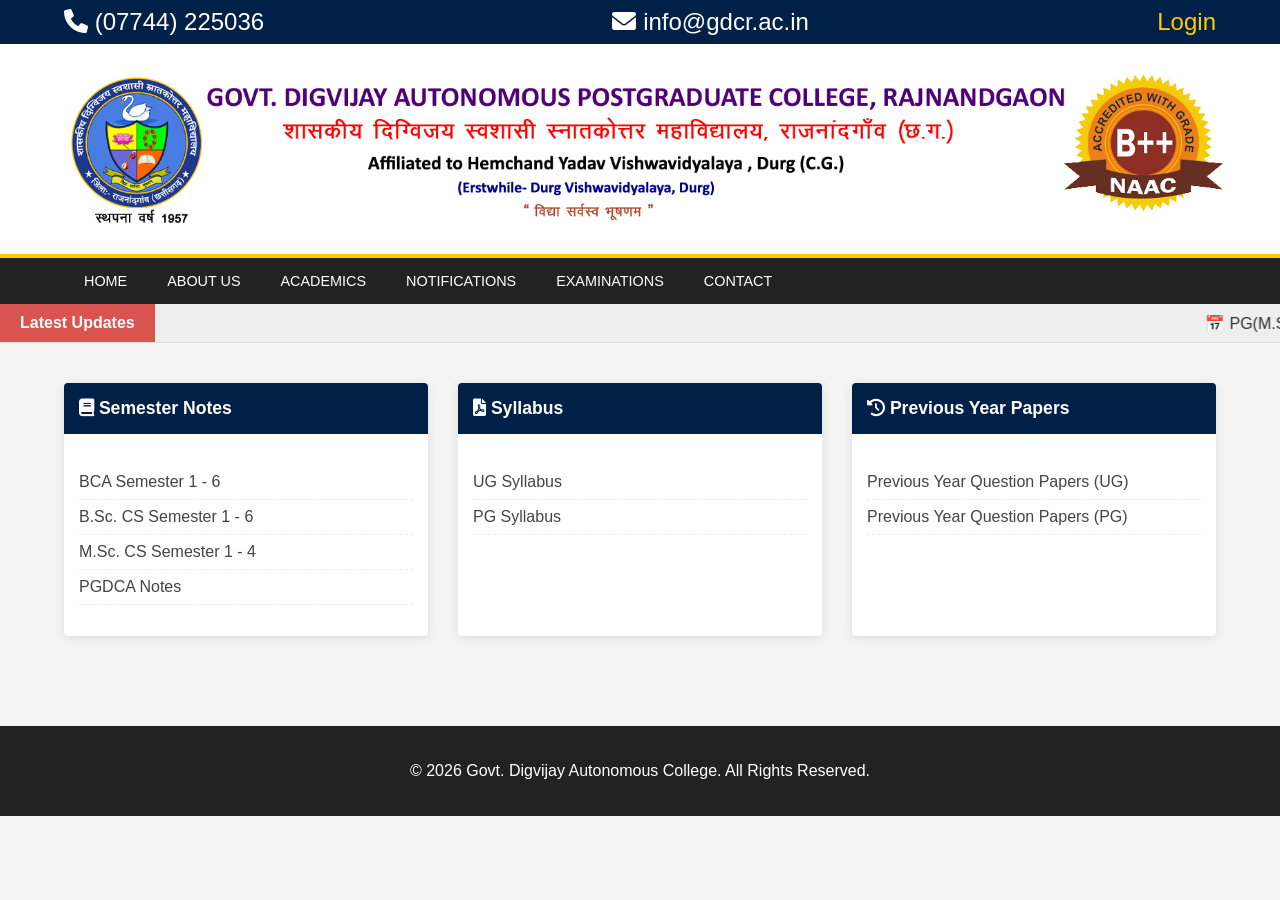
<file: index.html>
<!DOCTYPE html>
<html lang="en">
<head>
    <meta charset="UTF-8">
    <meta name="viewport" content="width=device-width, initial-scale=1.0">
    <title>CS Hub | Govt. Digvijay College Clone</title>
    <link rel="stylesheet" href="css/style.css">
    <link rel="stylesheet" href="https://cdnjs.cloudflare.com/ajax/libs/font-awesome/6.0.0/css/all.min.css">
</head>
<body>

<div class="top-bar">
    <div class="container">
        <span><i class="fas fa-phone"></i> (07744) 225036</span>
        <span><i class="fas fa-envelope"></i> info@gdcr.ac.in</span>
        <div class="top-links">
            <a href="login.html" target="_blank" >Login</a>
        </div>
    </div>
</div>

<header>
    <div class="container header-content">
        <div class="logo">
            <img src="logo12.png" alt="College Logo">
            <div class="logo-text">
                
            </div>
        </div>
    </div>
</header>

<nav>
    <div class="container">
        <ul>
            <li><a href="index.html">Home</a></li>
            <li><a href="about_us.html" target="_blank">ABOUT US</a></li>
            <li><a href="academics.html" target="_blank">ACADEMICS</a></li>
            <li><a href="notifications.html" target="_blank">Notifications</a></li>
            <li><a href="#">Examinations</a></li>
            <li><a href="contact.html" target="_blank">CONTACT</a></li>
        </ul>
    </div>
</nav>

<div class="news-ticker">
    <div class="ticker-label">Latest Updates</div>
    <marquee behavior="scroll" direction="left">
         📅 PG(M.Sc CS) final-sem exams start from May 4th. | 📝 PG internal exam starts from Apr 15th. | 🔥 BCA 6th Sem Result Declared!
    </marquee>
</div>

<main class="container">
    <section class="resource-grid">
        <div class="card">
            <div class="card-header"><i class="fas fa-book"></i> Semester Notes</div>
            <div class="card-body">
                <ul>
                    <li><a href="#">BCA Semester 1 - 6</a></li>
                    <li><a href="#">B.Sc. CS Semester 1 - 6</a></li>
                    <li><a href="#">M.Sc. CS Semester 1 - 4</a></li>
                    <li><a href="#">PGDCA Notes</a></li>
                </ul>
            </div>
        </div>

        <div class="card">
            <div class="card-header"><i class="fas fa-file-pdf"></i> Syllabus</div>
            <div class="card-body">
                <ul>
                    <li><a href="ug_syllabus.html" target="_blank">UG Syllabus </a></li>
                    <li><a href="pg_syllabus.html" target="_blank">PG Syllabus</a></li>
                </ul>
            </div>
        </div>

        <div class="card">
            <div class="card-header"><i class="fas fa-history"></i> Previous Year Papers</div>
            <div class="card-body">
                <ul>
                    <li><a href="pyqs_ug.html" target="_blank">Previous Year Question Papers (UG)</a></li>
                    <li><a href="pyqs_pg.html" target="_blank">Previous Year Question Papers (PG)</a></li>
                </ul>
            </div>
        </div>
    </section>
</main>

<footer>
    <p>&copy; 2026 Govt. Digvijay Autonomous College. All Rights Reserved.</p>
</footer>

</body>
</html>
</file>
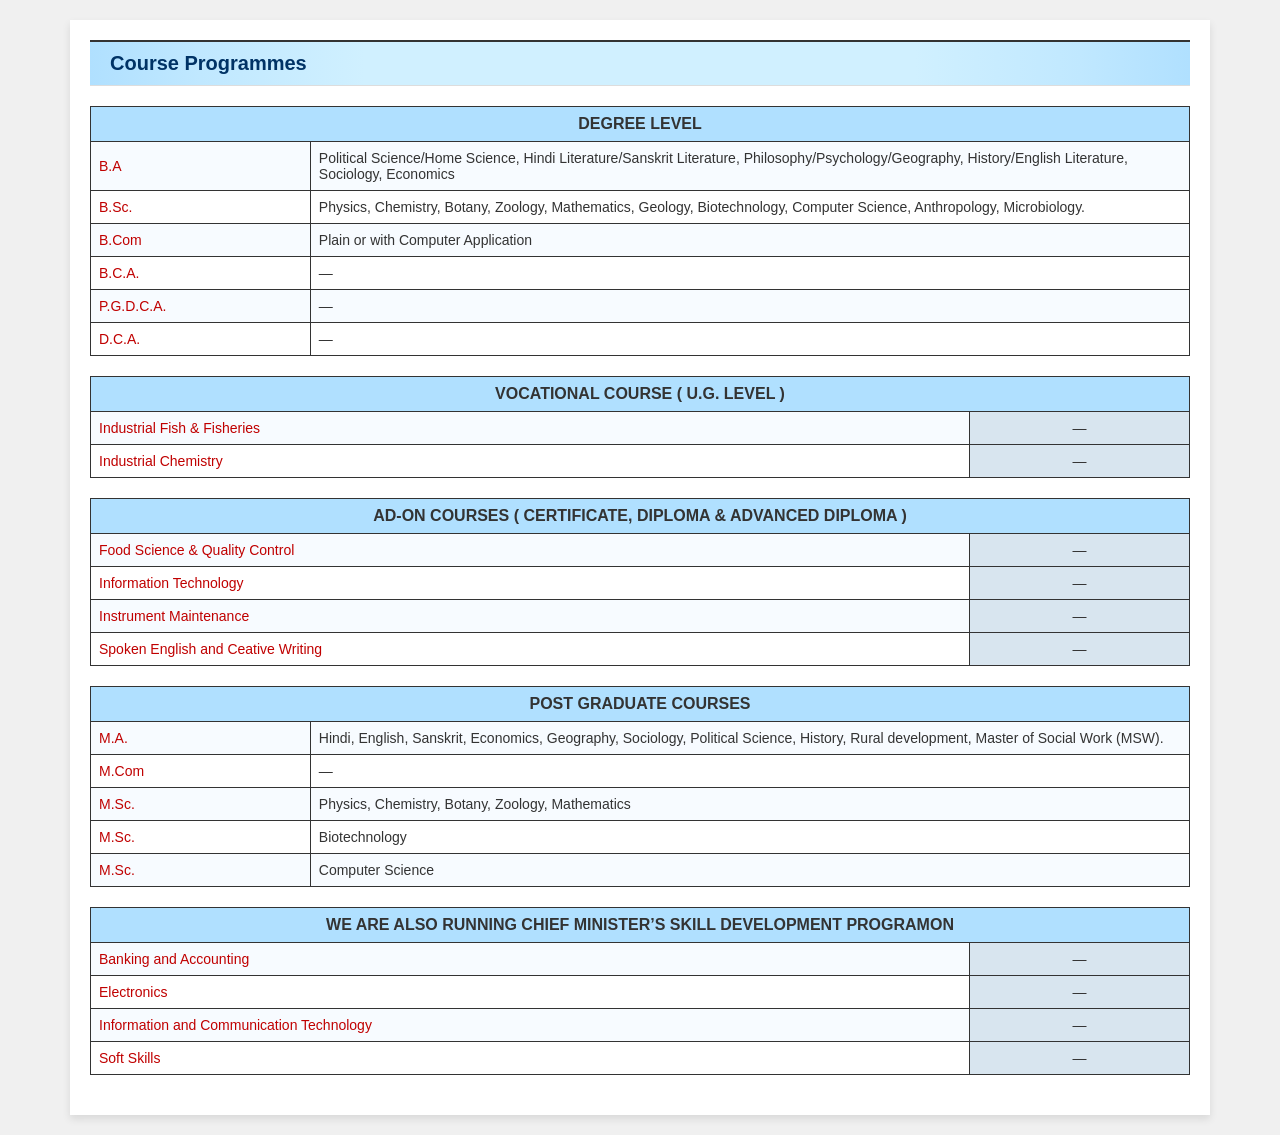
<file: academics.html>
<!DOCTYPE html>
<html lang="en">
<head>
    <meta charset="UTF-8">
    <meta name="viewport" content="width=device-width, initial-scale=1.0">
    <title>Course Programmes</title>
    <style>
        /* Global Styles */
        body {
            font-family: Arial, Helvetica, sans-serif;
            background-color: #f0f0f0;
            margin: 0;
            padding: 20px;
            color: #333;
        }

        .container {
            max-width: 1100px;
            margin: 0 auto;
            background-color: #fff;
            padding: 20px;
            box-shadow: 0 4px 8px rgba(0,0,0,0.1);
        }

        /* Top Blue Header */
        .page-header {
            background-color: #c0e8ff; /* Approximated light blue from image */
            /* A subtle gradient and repeating pattern to match the image */
            background-image: 
                linear-gradient(to right, #b0e0ff, #c0e8ff 10%, #d0f0ff 25%, #d0f0ff 75%, #c0e8ff 90%, #b0e0ff),
                repeating-radial-gradient(circle at 10% 20%, transparent, transparent 10px, rgba(255, 255, 255, 0.1) 11px, rgba(255, 255, 255, 0.1) 12px),
                repeating-radial-gradient(circle at 90% 80%, transparent, transparent 15px, rgba(255, 255, 255, 0.1) 16px, rgba(255, 255, 255, 0.1) 17px);
            padding: 10px 20px;
            border-top: 2px solid #333;
            border-bottom: 1px solid #ddd;
            display: flex;
            justify-content: space-between;
            align-items: center;
        }

        .page-header h1 {
            color: #003366; /* Dark blue text from image */
            font-size: 20px;
            margin: 0;
        }

        /* Section Titles (Centered Blue Bars) */
        .section-title {
            background-color: #b0e0ff; /* Light grey-blue from image */
            padding: 8px 15px;
            text-align: center;
            font-weight: bold;
            font-size: 16px;
            margin-top: 20px;
            margin-bottom: 0;
            border-top: 1px solid #333;
            border-left: 1px solid #333;
            border-right: 1px solid #333;
            text-transform: uppercase;
        }

        /* Main Tables */
        table {
            width: 100%;
            border-collapse: collapse;
            margin-bottom: 20px;
        }

        th, td {
            border: 1px solid #333; /* Dark, fine borders */
            padding: 8px;
            text-align: left;
            font-size: 14px;
        }

        /* Alternating row colors and red text in first column */
        tbody tr:nth-child(odd) {
            background-color: #f7fbff; /* Very subtle light blue-grey alternate tint */
        }

        tbody tr:nth-child(even) {
            background-color: #ffffff;
        }

        /* Target the first column to have red text */
        td:first-child {
            color: #c00000; /* Darker red from image */
            width: 20%; /* Setting a proportional width */
        }

        /* Vocational and Ad-on tables (blank grey cells) */
        .blank-cell-col {
            background-color: #d8e5ef; /* Grey-blue background for blank cells in last column */
            text-align: center;
            width: 5%;
        }

        /* Post Graduate table (M.Sc. multiple listings) */
        .postgraduate-table td:nth-child(2) {
            width: 80%; /* Width for the details column in PG */
        }
    </style>
</head>
<body>

<div class="container">
    <header class="page-header">
        <h1>Course Programmes</h1>
    </header>

    <div class="section-title">DEGREE LEVEL</div>
    <table>
        <tbody>
            <tr>
                <td>B.A</td>
                <td>Political Science/Home Science, Hindi Literature/Sanskrit Literature, Philosophy/Psychology/Geography, History/English Literature, Sociology, Economics</td>
            </tr>
            <tr>
                <td>B.Sc.</td>
                <td>Physics, Chemistry, Botany, Zoology, Mathematics, Geology, Biotechnology, Computer Science, Anthropology, Microbiology.</td>
            </tr>
            <tr>
                <td>B.Com</td>
                <td>Plain or with Computer Application</td>
            </tr>
            <tr>
                <td>B.C.A.</td>
                <td>&mdash;</td>
            </tr>
            <tr>
                <td>P.G.D.C.A.</td>
                <td>&mdash;</td>
            </tr>
            <tr>
                <td>D.C.A.</td>
                <td>&mdash;</td>
            </tr>
        </tbody>
    </table>

    <div class="section-title">VOCATIONAL COURSE ( U.G. LEVEL )</div>
    <table class="vocational-table">
        <tbody>
            <tr>
                <td>Industrial Fish & Fisheries</td>
                <td class="blank-cell-col">&mdash;</td>
            </tr>
            <tr>
                <td>Industrial Chemistry</td>
                <td class="blank-cell-col">&mdash;</td>
            </tr>
        </tbody>
    </table>

    <div class="section-title">AD-ON COURSES ( CERTIFICATE, DIPLOMA & ADVANCED DIPLOMA )</div>
    <table class="adon-table">
        <tbody>
            <tr>
                <td>Food Science & Quality Control</td>
                <td class="blank-cell-col">&mdash;</td>
            </tr>
            <tr>
                <td>Information Technology</td>
                <td class="blank-cell-col">&mdash;</td>
            </tr>
            <tr>
                <td>Instrument Maintenance</td>
                <td class="blank-cell-col">&mdash;</td>
            </tr>
            <tr>
                <td>Spoken English and Ceative Writing</td>
                <td class="blank-cell-col">&mdash;</td>
            </tr>
        </tbody>
    </table>

    <div class="section-title">POST GRADUATE COURSES</div>
    <table class="postgraduate-table">
        <tbody>
            <tr>
                <td>M.A.</td>
                <td>Hindi, English, Sanskrit, Economics, Geography, Sociology, Political Science, History, Rural development, Master of Social Work (MSW).</td>
            </tr>
            <tr>
                <td>M.Com</td>
                <td>&mdash;</td>
            </tr>
            <tr>
                <td>M.Sc.</td>
                <td>Physics, Chemistry, Botany, Zoology, Mathematics</td>
            </tr>
            <tr>
                <td>M.Sc.</td>
                <td>Biotechnology</td>
            </tr>
            <tr>
                <td>M.Sc.</td>
                <td>Computer Science</td>
            </tr>
        </tbody>
    </table>

    <div class="section-title">WE ARE ALSO RUNNING CHIEF MINISTER&rsquo;S SKILL DEVELOPMENT PROGRAMON</div>
    <table class="skill-table">
        <tbody>
            <tr>
                <td>Banking and Accounting</td>
                <td class="blank-cell-col">&mdash;</td>
            </tr>
            <tr>
                <td>Electronics</td>
                <td class="blank-cell-col">&mdash;</td>
            </tr>
            <tr>
                <td>Information and Communication Technology</td>
                <td class="blank-cell-col">&mdash;</td>
            </tr>
            <tr>
                <td>Soft Skills</td>
                <td class="blank-cell-col">&mdash;</td>
            </tr>
        </tbody>
    </table>

</div>

</body>
</html>
</file>
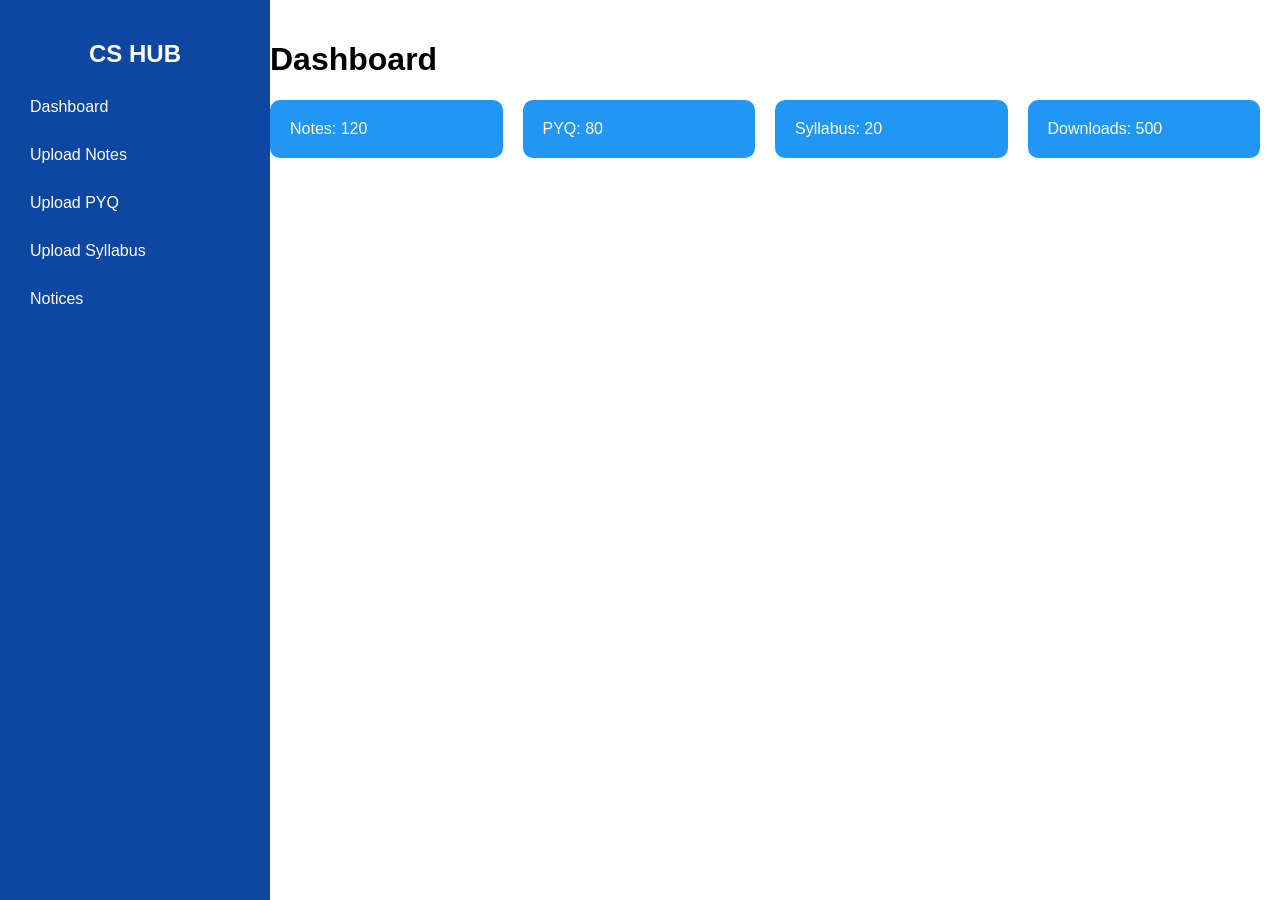
<file: admin.html>
<!DOCTYPE html>
<html lang="en">
<head>
<meta charset="UTF-8">
<title>CS HUB Admin Panel</title>

<style>
body {
    margin: 0;
    font-family: Arial;
}

/* Sidebar */
.sidebar {
    width: 230px;
    height: 100vh;
    background: #0d47a1;
    color: white;
    position: fixed;
    padding: 20px;
}

.sidebar h2 {
    text-align: center;
}

.sidebar a {
    display: block;
    color: white;
    padding: 10px;
    margin: 10px 0;
    text-decoration: none;
    cursor: pointer;
}

.sidebar a:hover {
    background: #1565c0;
}

/* Main */
.main {
    margin-left: 250px;
    padding: 20px;
}

/* Sections */
.section {
    display: none;
}

.active {
    display: block;
}

/* Cards */
.cards {
    display: flex;
    gap: 20px;
}

.card {
    background: #2196f3;
    color: white;
    padding: 20px;
    border-radius: 10px;
    flex: 1;
}

/* Forms */
form input, form select, form textarea {
    width: 100%;
    margin: 10px 0;
    padding: 10px;
}

button {
    padding: 10px;
    background: #0d47a1;
    color: white;
    border: none;
}
</style>

</head>
<body>

<!-- Sidebar -->
<div class="sidebar">
    <h2>CS HUB</h2>
    <a onclick="showSection('dashboard')">Dashboard</a>
    <a onclick="showSection('notes')">Upload Notes</a>
    <a onclick="showSection('pyq')">Upload PYQ</a>
    <a onclick="showSection('syllabus')">Upload Syllabus</a>
    <a onclick="showSection('notices')">Notices</a>
</div>

<!-- Main -->
<div class="main">

<!-- Dashboard -->
<div id="dashboard" class="section active">
    <h1>Dashboard</h1>
    <div class="cards">
        <div class="card">Notes: 120</div>
        <div class="card">PYQ: 80</div>
        <div class="card">Syllabus: 20</div>
        <div class="card">Downloads: 500</div>
    </div>
</div>

<!-- Upload Notes -->
<div id="notes" class="section">
    <h2>Upload Notes</h2>
    <form>
        <select>
            <option>BCA</option>
            <option>M.Sc CS</option>
        </select>

        <select>
            <option>Semester 1</option>
            <option>Semester 2</option>
        </select>

        <input type="text" placeholder="Subject">
        <input type="text" placeholder="Title">
        <textarea placeholder="Description"></textarea>
        <input type="file">

        <button>Upload</button>
    </form>
</div>

<!-- Upload PYQ -->
<div id="pyq" class="section">
    <h2>Upload PYQ</h2>
    <form>
        <input type="text" placeholder="Course">
        <input type="text" placeholder="Semester">
        <input type="text" placeholder="Subject">
        <input type="text" placeholder="Year">
        <input type="file">
        <button>Upload</button>
    </form>
</div>

<!-- Upload Syllabus -->
<div id="syllabus" class="section">
    <h2>Upload Syllabus</h2>
    <form>
        <input type="text" placeholder="Course">
        <input type="text" placeholder="Semester">
        <input type="file">
        <button>Upload</button>
    </form>
</div>

<!-- Notices -->
<div id="notices" class="section">
    <h2>Post Notice</h2>
    <form>
        <input type="text" placeholder="Title">
        <textarea placeholder="Notice Description"></textarea>
        <button>Post</button>
    </form>
</div>

</div>

<!-- JS -->
<script>
function showSection(id) {
    document.querySelectorAll('.section').forEach(sec => {
        sec.classList.remove('active');
    });
    document.getElementById(id).classList.add('active');
}
</script>

</body>
</html>
</file>
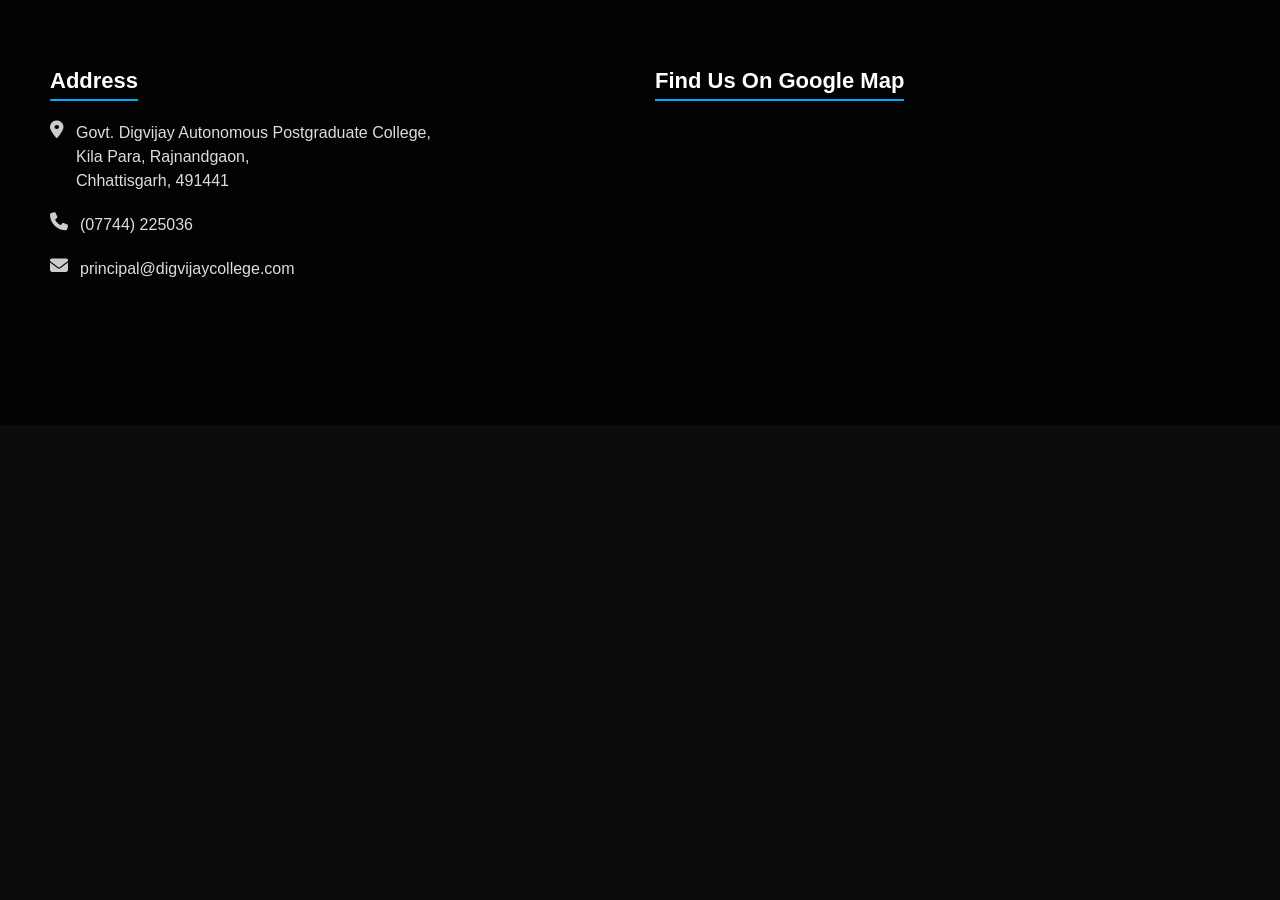
<file: contact.html>
<!DOCTYPE html>
<html lang="en">
<head>
<meta charset="UTF-8">
<meta name="viewport" content="width=device-width, initial-scale=1.0">
<title>Contact Section</title>

<!-- Font Awesome for icons -->
<link rel="stylesheet" href="https://cdnjs.cloudflare.com/ajax/libs/font-awesome/6.5.0/css/all.min.css">

<style>
    body {
        margin: 0;
        font-family: Arial, sans-serif;
        background: #0c0c0c;
        color: #fff;
    }

    .container {
        display: flex;
        justify-content: space-between;
        gap: 30px;
        padding: 50px;
        background: url('https://images.unsplash.com/photo-1523050854058-8df90110c9f1') no-repeat center/cover;
        position: relative;
    }

    .container::before {
        content: "";
        position: absolute;
        inset: 0;
        background: rgba(0,0,0,0.75);
    }

    .column {
        flex: 1;
        position: relative;
        z-index: 1;
    }

    h2 {
        margin-bottom: 20px;
        font-size: 22px;
        border-bottom: 2px solid #00aaff;
        display: inline-block;
        padding-bottom: 5px;
    }

    .info-item {
        display: flex;
        align-items: flex-start;
        margin-bottom: 20px;
    }

    .info-item i {
        font-size: 18px;
        margin-right: 12px;
        color: #ccc;
    }

    .info-text {
        color: #ddd;
        line-height: 1.5;
    }

    iframe {
        width: 100%;
        height: 250px;
        border: none;
        border-radius: 5px;
    }

    .social-list {
        list-style: none;
        padding: 0;
    }

    .social-list li {
        padding: 12px 0;
        border-bottom: 1px solid rgba(255,255,255,0.2);
        display: flex;
        align-items: center;
        gap: 12px;
        color: #ccc;
        cursor: pointer;
        transition: 0.3s;
    }

    .social-list li:hover {
        color: #00aaff;
    }

    .social-list i {
        width: 20px;
    }

    @media(max-width: 900px) {
        .container {
            flex-direction: column;
        }
    }
</style>
</head>

<body>

<div class="container">

    <!-- Address -->
    <div class="column">
        <h2>Address</h2>

        <div class="info-item">
            <i class="fas fa-map-marker-alt"></i>
            <div class="info-text">
                Govt. Digvijay Autonomous Postgraduate College,<br>
                Kila Para, Rajnandgaon,<br>
                Chhattisgarh, 491441
            </div>
        </div>

        <div class="info-item">
            <i class="fas fa-phone"></i>
            <div class="info-text">(07744) 225036</div>
        </div>

        <div class="info-item">
            <i class="fas fa-envelope"></i>
            <div class="info-text">principal@digvijaycollege.com</div>
        </div>
    </div>

    <!-- Google Map -->
    <div class="column">
        <h2>Find Us On Google Map</h2>

        <iframe 
            src="https://maps.google.com/maps?q=Govt.%20Digvijay%20Autonomous%20College%20Rajnandgaon&t=&z=13&ie=UTF8&iwloc=&output=embed"
            loading="lazy">
        </iframe>
    </div>

    



</body>
</html>
</file>
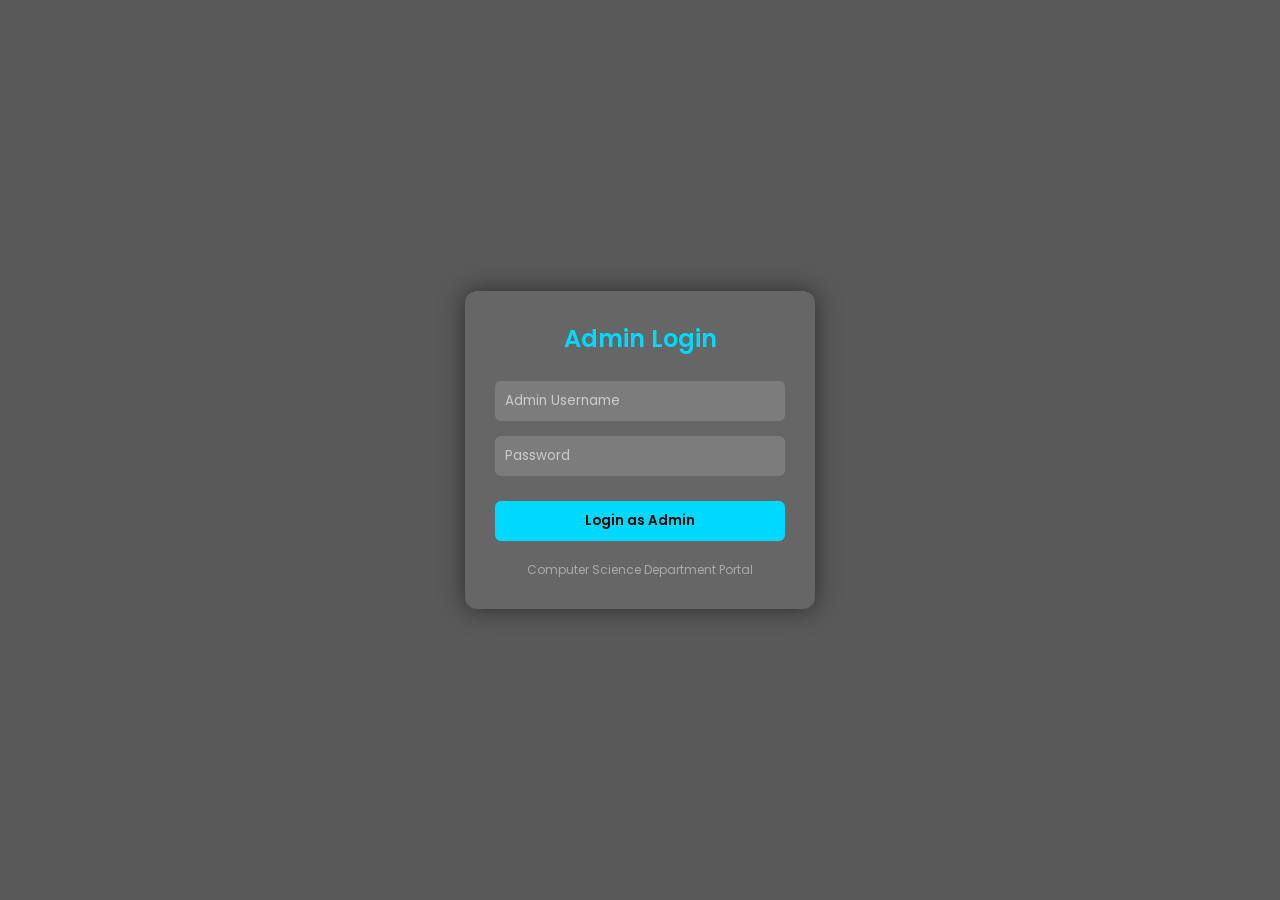
<file: login.html>
<!DOCTYPE html>
<html lang="en">
<head>
    <meta charset="UTF-8">
    <meta name="viewport" content="width=device-width, initial-scale=1.0">
    <title>CS Department Admin Login</title>

    <link href="https://fonts.googleapis.com/css2?family=Poppins:wght@300;400;600&display=swap" rel="stylesheet">

    <style>
        * {
            margin: 0;
            padding: 0;
            box-sizing: border-box;
            font-family: 'Poppins', sans-serif;
        }

        body {
            height: 100vh;
            display: flex;
            justify-content: center;
            align-items: center;
            background: url('https://images.unsplash.com/photo-1518770660439-4636190af475') no-repeat center/cover;
            position: relative;
        }

        /* Dark transparent overlay */
        body::before {
            content: "";
            position: absolute;
            inset: 0;
            background: rgba(0, 0, 0, 0.65);
        }

        /* Main container */
        .login-container {
            position: relative;
            width: 350px;
            padding: 30px;
            background: rgba(255, 255, 255, 0.08);
            border-radius: 12px;
            backdrop-filter: blur(12px);
            box-shadow: 0 0 25px rgba(0,0,0,0.5);
            color: #fff;
        }

        /* Title */
        .login-container h2 {
            text-align: center;
            margin-bottom: 25px;
            font-weight: 600;
            color: #00d9ff;
        }

        /* Input fields */
        .input-group {
            margin-bottom: 15px;
        }

        .input-group input {
            width: 100%;
            padding: 10px;
            border: none;
            outline: none;
            border-radius: 6px;
            background: rgba(255,255,255,0.15);
            color: #fff;
        }

        .input-group input::placeholder {
            color: #ccc;
        }

        /* Button */
        .login-btn {
            width: 100%;
            padding: 10px;
            background: #00d9ff;
            border: none;
            border-radius: 6px;
            color: #000;
            font-weight: 600;
            cursor: pointer;
            transition: 0.3s;
            margin-top: 10px;
        }

        .login-btn:hover {
            background: #00bcd4;
        }

        .footer-text {
            text-align: center;
            margin-top: 20px;
            font-size: 12px;
            color: #aaa;
        }
    </style>
</head>

<body>

<div class="login-container">

    <h2>Admin Login</h2>

    <form id="adminForm">
        <div class="input-group">
            <input type="text" placeholder="Admin Username" required>
        </div>
        <div class="input-group">
            <input type="password" placeholder="Password" required>
        </div>
        <button type="submit" class="login-btn">Login as Admin</button>
    </form>

    <div class="footer-text">
        Computer Science Department Portal
    </div>

</div>
<script>
document.getElementById("adminForm").addEventListener("submit", function(e) {
    e.preventDefault();
    window.location.href = "admin.html";
});
</script>
</body>
</html>
</file>
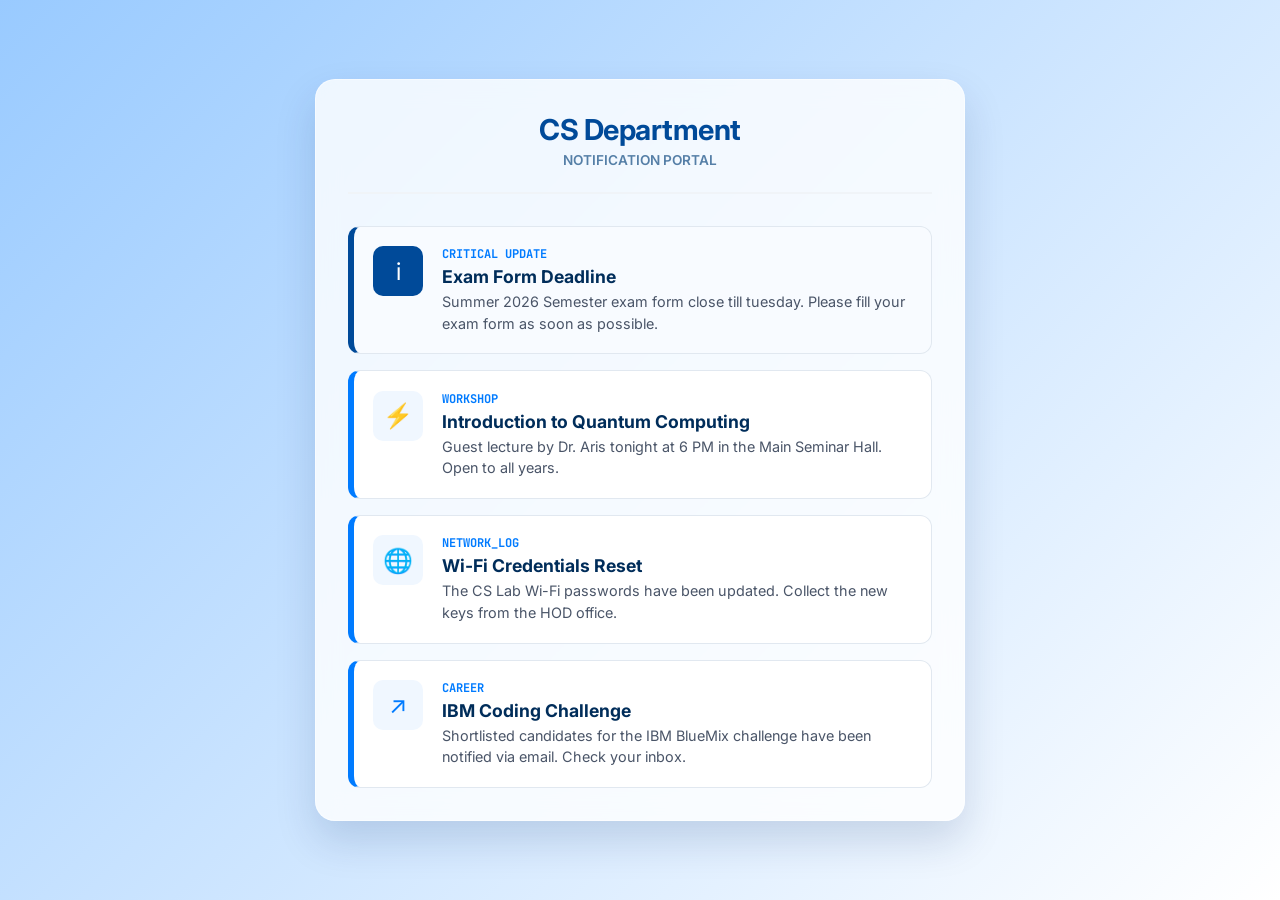
<file: notifications.html>
<!DOCTYPE html>
<html lang="en">
<head>
    <meta charset="UTF-8">
    <meta name="viewport" content="width=device-width, initial-scale=1.0">
    <title>CS Dept | Blue & White Notifications</title>
    
    <link href="https://fonts.googleapis.com/css2?family=Inter:wght@300;400;600;700&family=JetBrains+Mono&display=swap" rel="stylesheet">

    <style>
        * {
            margin: 0;
            padding: 0;
            box-sizing: border-box;
        }

        body {
            font-family: 'Inter', sans-serif;
            height: 100vh;
            display: flex;
            justify-content: center;
            align-items: center;
            /* Blue and White Tech Background */
            background: url('https://images.unsplash.com/photo-1550741111-c80717d56a0d?q=80&w=2070&auto=format&fit=crop') no-repeat center center fixed;
            background-size: cover;
            overflow: hidden;
        }

        /* Subtle Blue Overlay to blend the background */
        .overlay {
            position: fixed;
            top: 0;
            left: 0;
            width: 100%;
            height: 100%;
            background: linear-gradient(135deg, rgba(0, 123, 255, 0.4), rgba(255, 255, 255, 0.4));
            z-index: 1;
        }

        .notification-container {
            position: relative;
            z-index: 2;
            width: 95%;
            max-width: 650px;
            max-height: 85vh;
            /* White-based Glassmorphism */
            background: rgba(255, 255, 255, 0.8); 
            backdrop-filter: blur(12px);
            -webkit-backdrop-filter: blur(12px);
            border: 1px solid rgba(255, 255, 255, 0.5);
            border-radius: 20px;
            padding: 2rem;
            overflow-y: auto;
            box-shadow: 0 20px 40px rgba(0, 40, 100, 0.15);
        }

        /* Custom Scrollbar */
        .notification-container::-webkit-scrollbar {
            width: 6px;
        }
        .notification-container::-webkit-scrollbar-thumb {
            background: #007bff;
            border-radius: 10px;
        }

        .page-header {
            text-align: center;
            margin-bottom: 2rem;
            border-bottom: 2px solid #f0f4f8;
            padding-bottom: 1.5rem;
        }

        .page-header h1 {
            color: #004a99; /* Deep Blue */
            font-weight: 700;
            font-size: 1.8rem;
            letter-spacing: -0.5px;
        }

        .page-header p {
            font-size: 0.85rem;
            color: #557fa7;
            font-weight: 600;
            text-transform: uppercase;
            margin-top: 5px;
        }

        .notification-list {
            display: flex;
            flex-direction: column;
            gap: 1rem;
        }

        /* Card Styling */
        .card {
            display: flex;
            gap: 1.2rem;
            background: #ffffff;
            padding: 1.2rem;
            border-radius: 12px;
            transition: all 0.3s ease;
            border: 1px solid #e1e8f0;
            border-left: 6px solid #007bff; /* Blue accent */
        }

        .card:hover {
            transform: translateY(-3px);
            box-shadow: 0 10px 20px rgba(0, 123, 255, 0.1);
            border-color: #007bff;
        }

        /* Text Colors */
        .card-content h3 {
            font-size: 1.1rem;
            color: #002d5a;
            margin-bottom: 4px;
        }

        .card-content p {
            font-size: 0.9rem;
            color: #4a5568;
            line-height: 1.5;
        }

        .timestamp {
            display: block;
            font-size: 0.75rem;
            font-family: 'JetBrains Mono', monospace;
            font-weight: 700;
            margin-bottom: 4px;
            color: #007bff; /* Primary Blue */
        }

        .card-icon {
            font-size: 1.5rem;
            background: #f0f7ff;
            color: #007bff;
            width: 50px;
            height: 50px;
            display: flex;
            align-items: center;
            justify-content: center;
            border-radius: 10px;
            flex-shrink: 0;
        }

        /* Specific Status Colors */
        .card.urgent {
            border-left-color: #004a99;
            background: #f8fbff;
        }
        
        .card.urgent .card-icon {
            background: #004a99;
            color: #fff;
        }

        @media (max-width: 480px) {
            .notification-container { padding: 1.2rem; }
            .card-icon { width: 40px; height: 40px; font-size: 1.2rem; }
        }
    </style>
</head>
<body>

    <div class="overlay"></div>
    
    <main class="notification-container">
        <header class="page-header">
            <h1>CS Department</h1>
            <p>Notification Portal</p>
        </header>

        <section class="notification-list">
            
            <div class="card urgent">
                <div class="card-icon">i</div>
                <div class="card-content">
                    <span class="timestamp">CRITICAL UPDATE</span>
                    <h3>Exam Form Deadline</h3>
                    <p>Summer 2026 Semester exam form close till tuesday. Please fill your exam form as soon as possible.</p>
                </div>
            </div>

            <div class="card">
                <div class="card-icon">⚡</div>
                <div class="card-content">
                    <span class="timestamp">WORKSHOP</span>
                    <h3>Introduction to Quantum Computing</h3>
                    <p>Guest lecture by Dr. Aris tonight at 6 PM in the Main Seminar Hall. Open to all years.</p>
                </div>
            </div>

            <div class="card">
                <div class="card-icon">🌐</div>
                <div class="card-content">
                    <span class="timestamp">NETWORK_LOG</span>
                    <h3>Wi-Fi Credentials Reset</h3>
                    <p>The CS Lab Wi-Fi passwords have been updated. Collect the new keys from the HOD office.</p>
                </div>
            </div>

            <div class="card">
                <div class="card-icon">↗</div>
                <div class="card-content">
                    <span class="timestamp">CAREER</span>
                    <h3>IBM Coding Challenge</h3>
                    <p>Shortlisted candidates for the IBM BlueMix challenge have been notified via email. Check your inbox.</p>
                </div>
            </div>

        </section>
    </main>

</body>
</html>
</file>
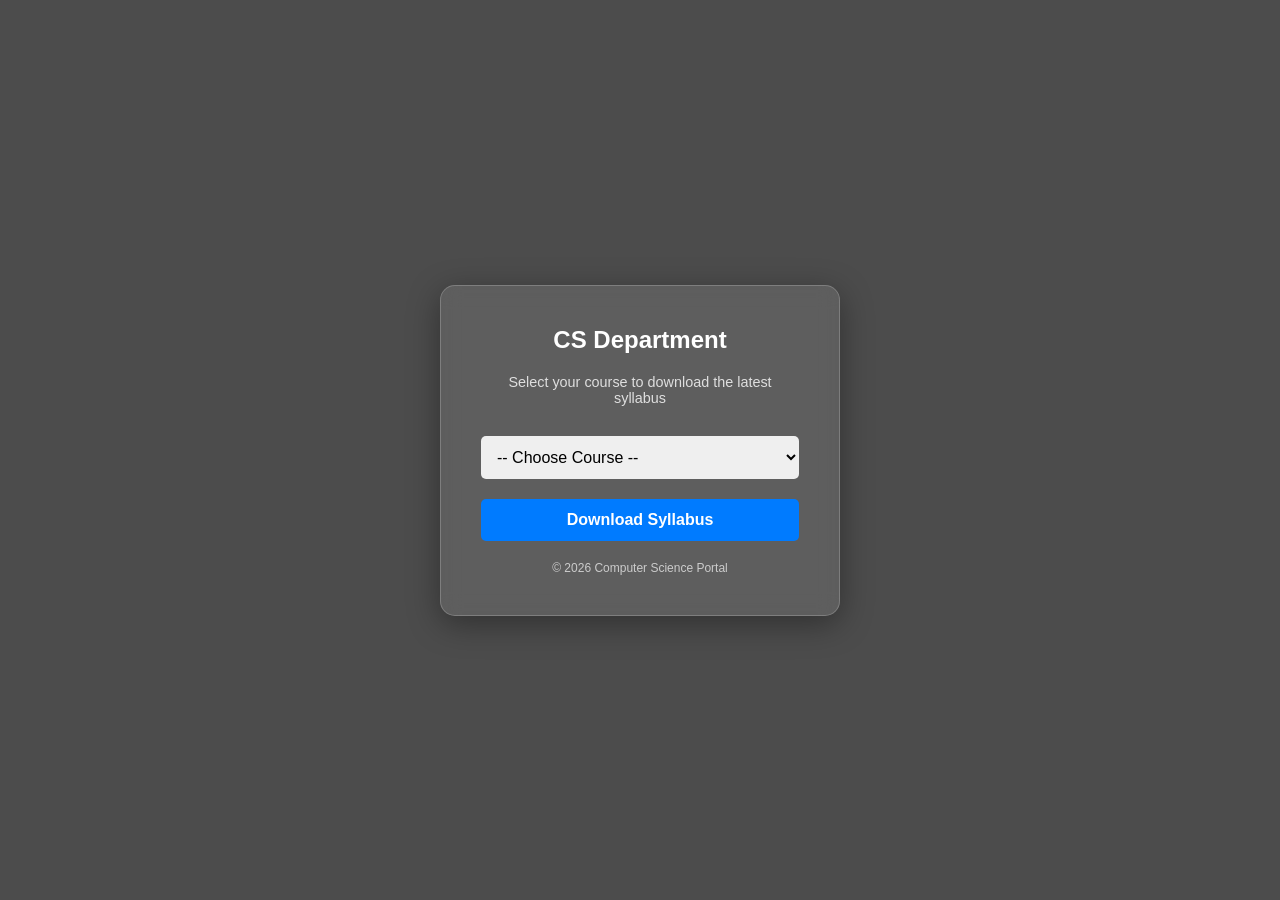
<file: pg_syllabus.html>
<!DOCTYPE html>
<html lang="en">
<head>
    <meta charset="UTF-8">
    <meta name="viewport" content="width=device-width, initial-scale=1.0">
    <title>CS Department - Syllabus Download</title>

    <style>
        * {
            margin: 0;
            padding: 0;
            box-sizing: border-box;
            font-family: 'Segoe UI', Tahoma, Geneva, Verdana, sans-serif;
        }

        body {
            height: 100vh;
            display: flex;
            justify-content: center;
            align-items: center;
            background: linear-gradient(rgba(0,0,0,0.7), rgba(0,0,0,0.7)),
                        url('https://images.unsplash.com/photo-1517694712202-14dd9538aa97?auto=format&fit=crop&w=1920&q=80');
            background-size: cover;
            background-position: center;
            color: white;
        }

        .download-card {
            background: rgba(255,255,255,0.1);
            backdrop-filter: blur(10px);
            padding: 40px;
            border-radius: 15px;
            border: 1px solid rgba(255,255,255,0.2);
            text-align: center;
            box-shadow: 0 8px 32px rgba(0,0,0,0.37);
            width: 100%;
            max-width: 400px;
        }

        h2 {
            margin-bottom: 20px;
        }

        p {
            margin-bottom: 30px;
            font-size: 0.9rem;
            opacity: 0.8;
        }

        select {
            width: 100%;
            padding: 12px;
            margin-bottom: 20px;
            border-radius: 5px;
            border: none;
            font-size: 1rem;
        }

        button {
            width: 100%;
            padding: 12px;
            background-color: #007bff;
            color: white;
            border: none;
            border-radius: 5px;
            font-size: 1rem;
            font-weight: bold;
            cursor: pointer;
        }

        button:hover {
            background-color: #0056b3;
        }

        .footer-note {
            margin-top: 20px;
            font-size: 0.75rem;
            color: #ccc;
        }
    </style>
</head>

<body>

<div class="download-card">
    <h2>CS Department</h2>
    <p>Select your course to download the latest syllabus</p>

    <select id="courseSelect">
        <option value="" disabled selected>-- Choose Course --</option>

        <option value="https://drive.google.com/drive/folders/1p-hg0qD3PT8n9639wCNkIhXTW_-NJduK">
            M.Sc Computer Science
        </option>

        <option value="https://drive.google.com/drive/folders/1Jo6ouCuo2uSuUQ4uFgsj414eZi0GDRS8">
            PGDCA
        </option>
    </select>

    <button onclick="downloadSyllabus()">Download Syllabus</button>

    <div class="footer-note">
        © 2026 Computer Science Portal
    </div>
</div>

<script>
function downloadSyllabus() {
    const selectedValue = document.getElementById('courseSelect').value;

    if (!selectedValue) {
        alert("Please select a course first!");
        return;
    }

    // Direct open (no popup issue)
    window.open(selectedValue, "_blank");
}
</script>

</body>
</html>
</file>
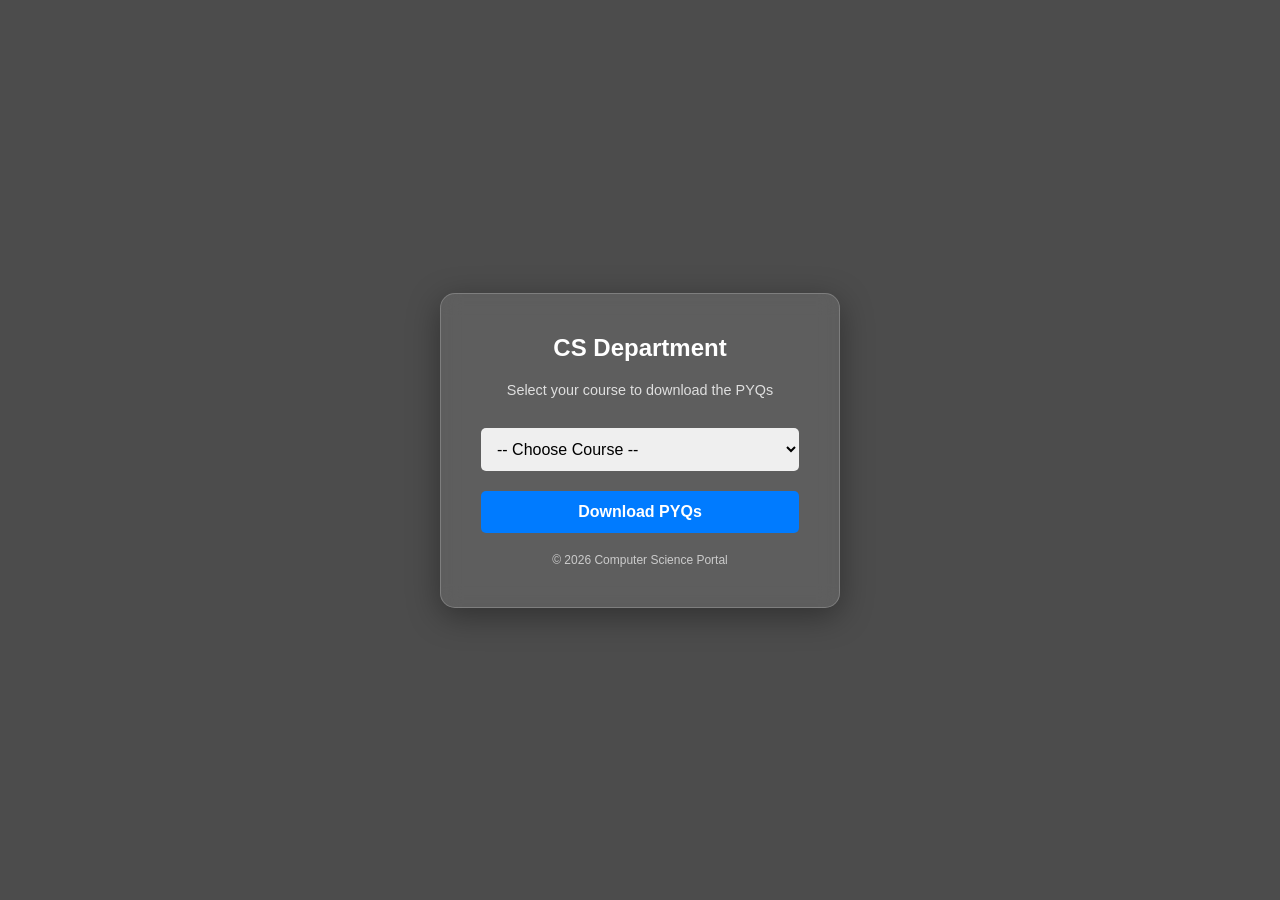
<file: pyqs_pg.html>
<!DOCTYPE html>
<html lang="en">
<head>
    <meta charset="UTF-8">
    <meta name="viewport" content="width=device-width, initial-scale=1.0">
    <title>CS Department - Syllabus Download</title>

    <style>
        * {
            margin: 0;
            padding: 0;
            box-sizing: border-box;
            font-family: 'Segoe UI', Tahoma, Geneva, Verdana, sans-serif;
        }

        body {
            height: 100vh;
            display: flex;
            justify-content: center;
            align-items: center;
            background: linear-gradient(rgba(0,0,0,0.7), rgba(0,0,0,0.7)),
                        url('https://images.unsplash.com/photo-1517694712202-14dd9538aa97?auto=format&fit=crop&w=1920&q=80');
            background-size: cover;
            background-position: center;
            color: white;
        }

        .download-card {
            background: rgba(255,255,255,0.1);
            backdrop-filter: blur(10px);
            padding: 40px;
            border-radius: 15px;
            border: 1px solid rgba(255,255,255,0.2);
            text-align: center;
            box-shadow: 0 8px 32px rgba(0,0,0,0.37);
            width: 100%;
            max-width: 400px;
        }

        h2 {
            margin-bottom: 20px;
        }

        p {
            margin-bottom: 30px;
            font-size: 0.9rem;
            opacity: 0.8;
        }

        select {
            width: 100%;
            padding: 12px;
            margin-bottom: 20px;
            border-radius: 5px;
            border: none;
            font-size: 1rem;
        }

        button {
            width: 100%;
            padding: 12px;
            background-color: #007bff;
            color: white;
            border: none;
            border-radius: 5px;
            font-size: 1rem;
            font-weight: bold;
            cursor: pointer;
        }

        button:hover {
            background-color: #0056b3;
        }

        .footer-note {
            margin-top: 20px;
            font-size: 0.75rem;
            color: #ccc;
        }
    </style>
</head>

<body>

<div class="download-card">
    <h2>CS Department</h2>
    <p>Select your course to download the PYQs</p>

    <select id="courseSelect">
        <option value="" disabled selected>-- Choose Course --</option>

        <option value="https://drive.google.com/drive/folders/1cIL3sFCpFm59LhTo6JciYdZIiMsqN7IU">
            M.Sc Computer Science
        </option>

        <option value="https://drive.google.com/drive/folders/1y0sMCvYvFfhybjM_pXVbeY2g0Ro2d9OZ">
            PGDCA
        </option>
    </select>

    <button onclick="downloadSyllabus()">Download PYQs</button>

    <div class="footer-note">
        © 2026 Computer Science Portal
    </div>
</div>

<script>
function downloadSyllabus() {
    const selectedValue = document.getElementById('courseSelect').value;

    if (!selectedValue) {
        alert("Please select a course first!");
        return;
    }

    // Direct open (no popup issue)
    window.open(selectedValue, "_blank");
}
</script>

</body>
</html>
</file>
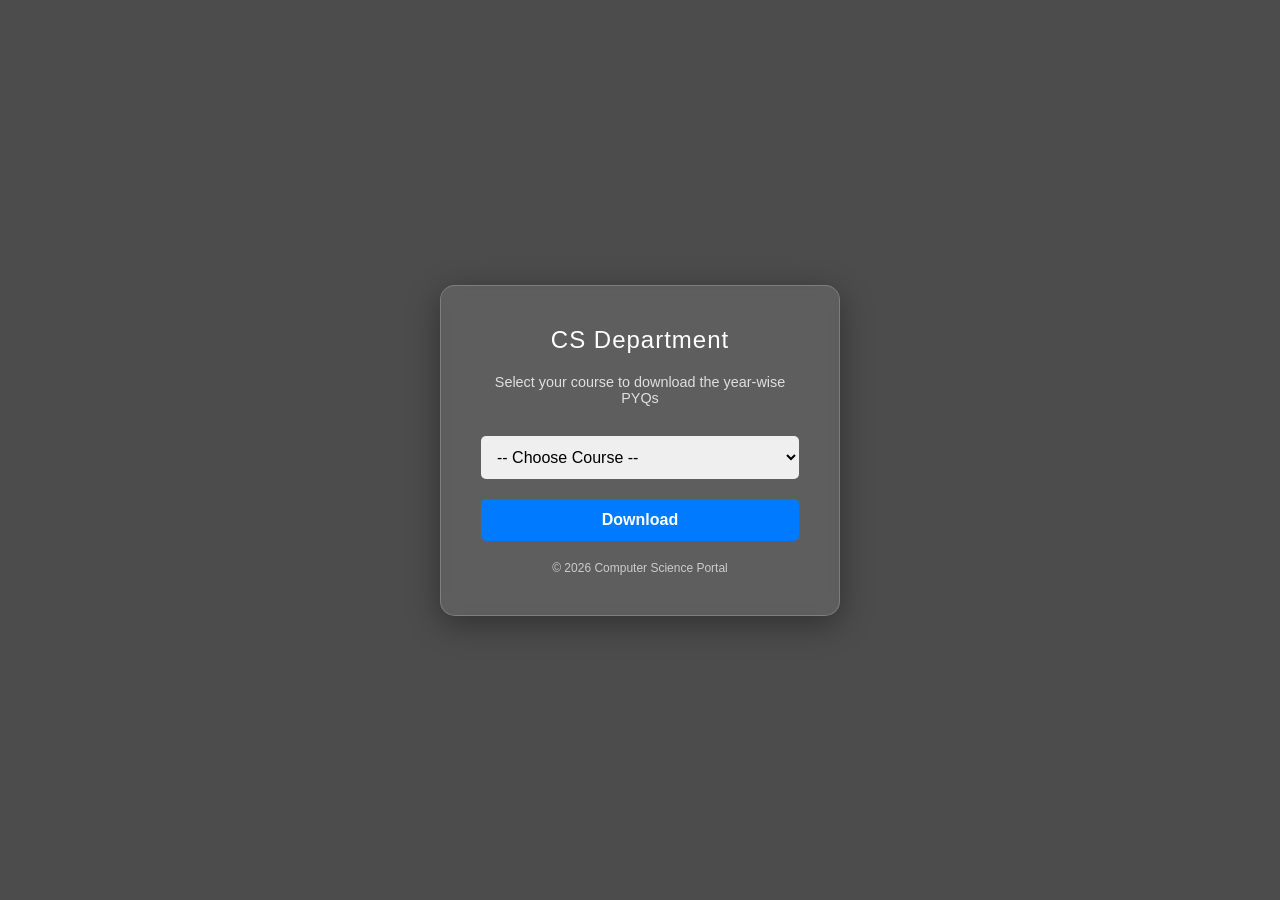
<file: pyqs_ug.html>
<!DOCTYPE html>
<html lang="en">
<head>
    <meta charset="UTF-8">
    <meta name="viewport" content="width=device-width, initial-scale=1.0">
    <title>CS Department - Syllabus Download</title>
    <style>
        /* General Styles */
        * {
            margin: 0;
            padding: 0;
            box-sizing: border-box;
            font-family: 'Segoe UI', Tahoma, Geneva, Verdana, sans-serif;
        }

        body {
            height: 100vh;
            display: flex;
            justify-content: center;
            align-items: center;
            /* Background image with overlay */
            background: linear-gradient(rgba(0, 0, 0, 0.7), rgba(0, 0, 0, 0.7)), 
                        url('https://images.unsplash.com/photo-1517694712202-14dd9538aa97?ixlib=rb-4.0.3&auto=format&fit=crop&w=1920&q=80');
            background-size: cover;
            background-position: center;
            color: white;
        }

        /* Container Card */
        .download-card {
            background: rgba(255, 255, 255, 0.1);
            backdrop-filter: blur(10px);
            padding: 40px;
            border-radius: 15px;
            border: 1px solid rgba(255, 255, 255, 0.2);
            text-align: center;
            box-shadow: 0 8px 32px 0 rgba(0, 0, 0, 0.37);
            width: 100%;
            max-width: 400px;
        }

        h2 {
            margin-bottom: 20px;
            font-weight: 300;
            letter-spacing: 1px;
        }

        p {
            margin-bottom: 30px;
            font-size: 0.9rem;
            opacity: 0.8;
        }

        /* Form Elements */
        select {
            width: 100%;
            padding: 12px;
            margin-bottom: 20px;
            background: rgba(255, 255, 255, 0.9);
            border: none;
            border-radius: 5px;
            font-size: 1rem;
            cursor: pointer;
            outline: none;
        }

        button {
            width: 100%;
            padding: 12px;
            background-color: #007bff;
            color: white;
            border: none;
            border-radius: 5px;
            font-size: 1rem;
            font-weight: bold;
            cursor: pointer;
            transition: background 0.3s ease;
        }

        button:hover {
            background-color: #0056b3;
        }

        .footer-note {
            margin-top: 20px;
            font-size: 0.75rem;
            color: #ccc;
        }
    </style>
</head>
<body>

    <div class="download-card">
        <h2>CS Department</h2>
        <p>Select your course to download the year-wise PYQs</p>
        
        <select id="courseSelect">
            <option value="" disabled selected>-- Choose Course --</option>
            <option value="bsc_pyqs.pdf">B.Sc Computer Science</option>
            <option value="bca_pyqs.pdf">BCA</option>
        </select>

        <button onclick="downloadSyllabus()">Download </button>

        <div class="footer-note">
            © 2026 Computer Science Portal
        </div>
    </div>

    <script>
        function downloadSyllabus() {
            const selectElement = document.getElementById('courseSelect');
            const selectedValue = selectElement.value;

            if (selectedValue === "") {
                alert("Please select a course first!");
                return;
            }

            // In a real scenario, this would trigger the file download
            // For this demo, we'll just alert the action
            alert("Starting download for: " + selectedValue);
            
            // Example of how to actually trigger a download:
            // window.location.href = "/path/to/files/" + selectedValue;
        }
    </script>

</body>
</html>
</file>
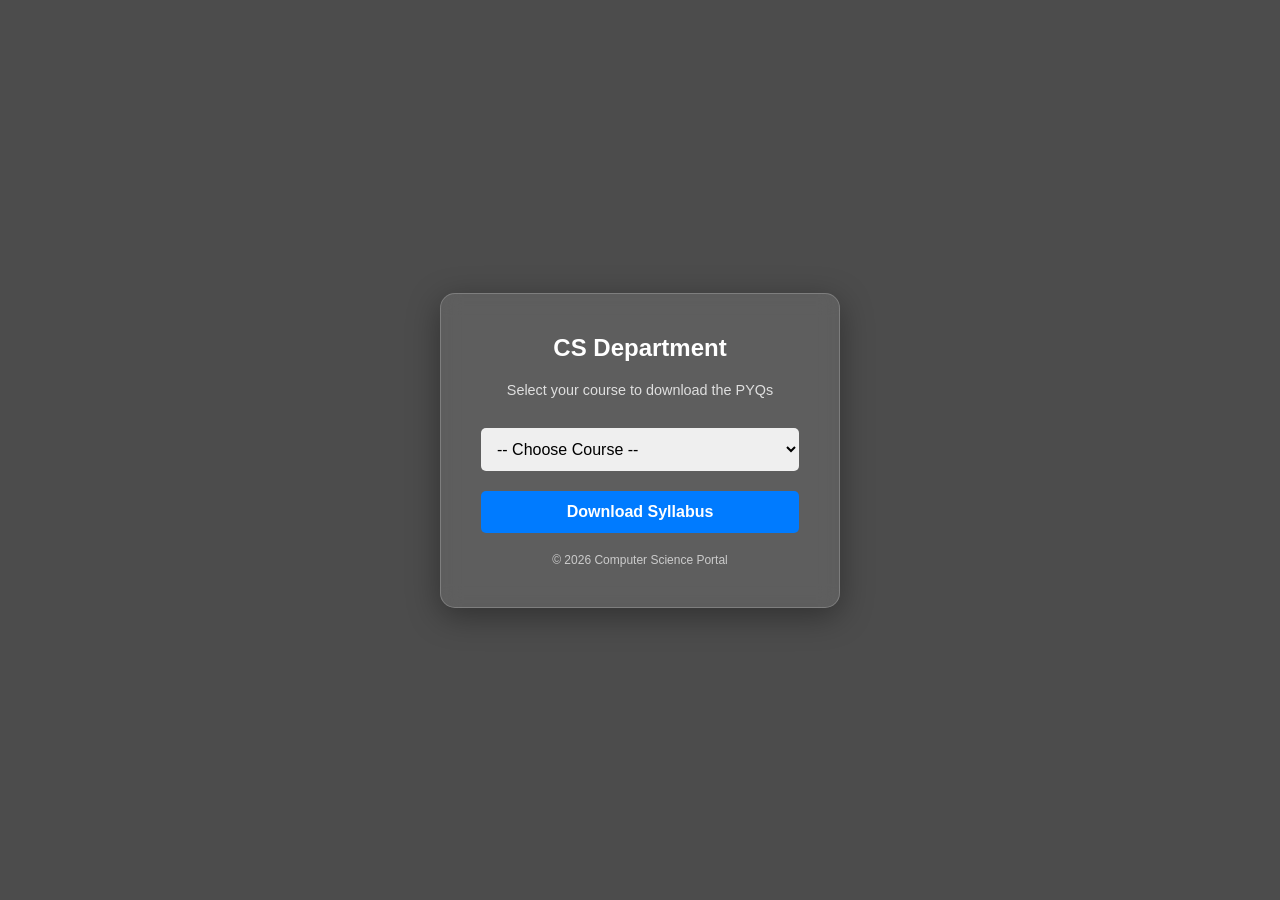
<file: test1.html>
<!DOCTYPE html>
<html lang="en">
<head>
    <meta charset="UTF-8">
    <meta name="viewport" content="width=device-width, initial-scale=1.0">
    <title>CS Department - Syllabus Download</title>

    <style>
        * {
            margin: 0;
            padding: 0;
            box-sizing: border-box;
            font-family: 'Segoe UI', Tahoma, Geneva, Verdana, sans-serif;
        }

        body {
            height: 100vh;
            display: flex;
            justify-content: center;
            align-items: center;
            background: linear-gradient(rgba(0,0,0,0.7), rgba(0,0,0,0.7)),
                        url('https://images.unsplash.com/photo-1517694712202-14dd9538aa97?auto=format&fit=crop&w=1920&q=80');
            background-size: cover;
            background-position: center;
            color: white;
        }

        .download-card {
            background: rgba(255,255,255,0.1);
            backdrop-filter: blur(10px);
            padding: 40px;
            border-radius: 15px;
            border: 1px solid rgba(255,255,255,0.2);
            text-align: center;
            box-shadow: 0 8px 32px rgba(0,0,0,0.37);
            width: 100%;
            max-width: 400px;
        }

        h2 {
            margin-bottom: 20px;
        }

        p {
            margin-bottom: 30px;
            font-size: 0.9rem;
            opacity: 0.8;
        }

        select {
            width: 100%;
            padding: 12px;
            margin-bottom: 20px;
            border-radius: 5px;
            border: none;
            font-size: 1rem;
        }

        button {
            width: 100%;
            padding: 12px;
            background-color: #007bff;
            color: white;
            border: none;
            border-radius: 5px;
            font-size: 1rem;
            font-weight: bold;
            cursor: pointer;
        }

        button:hover {
            background-color: #0056b3;
        }

        .footer-note {
            margin-top: 20px;
            font-size: 0.75rem;
            color: #ccc;
        }
    </style>
</head>

<body>

<div class="download-card">
    <h2>CS Department</h2>
    <p>Select your course to download the PYQs</p>

    <select id="courseSelect">
        <option value="" disabled selected>-- Choose Course --</option>

        <option value="https://drive.google.com/drive/folders/1cIL3sFCpFm59LhTo6JciYdZIiMsqN7IU">
            M.Sc Computer Science
        </option>

        <option value="https://drive.google.com/drive/folders/1Jo6ouCuo2uSuUQ4uFgsj414eZi0GDRS8">
            PGDCA
        </option>
    </select>

    <button onclick="downloadSyllabus()">Download Syllabus</button>

    <div class="footer-note">
        © 2026 Computer Science Portal
    </div>
</div>

<script>
function downloadSyllabus() {
    const selectedValue = document.getElementById('courseSelect').value;

    if (!selectedValue) {
        alert("Please select a course first!");
        return;
    }

    // Direct open (no popup issue)
    window.open(selectedValue, "_blank");
}
</script>

</body>
</html>
</file>
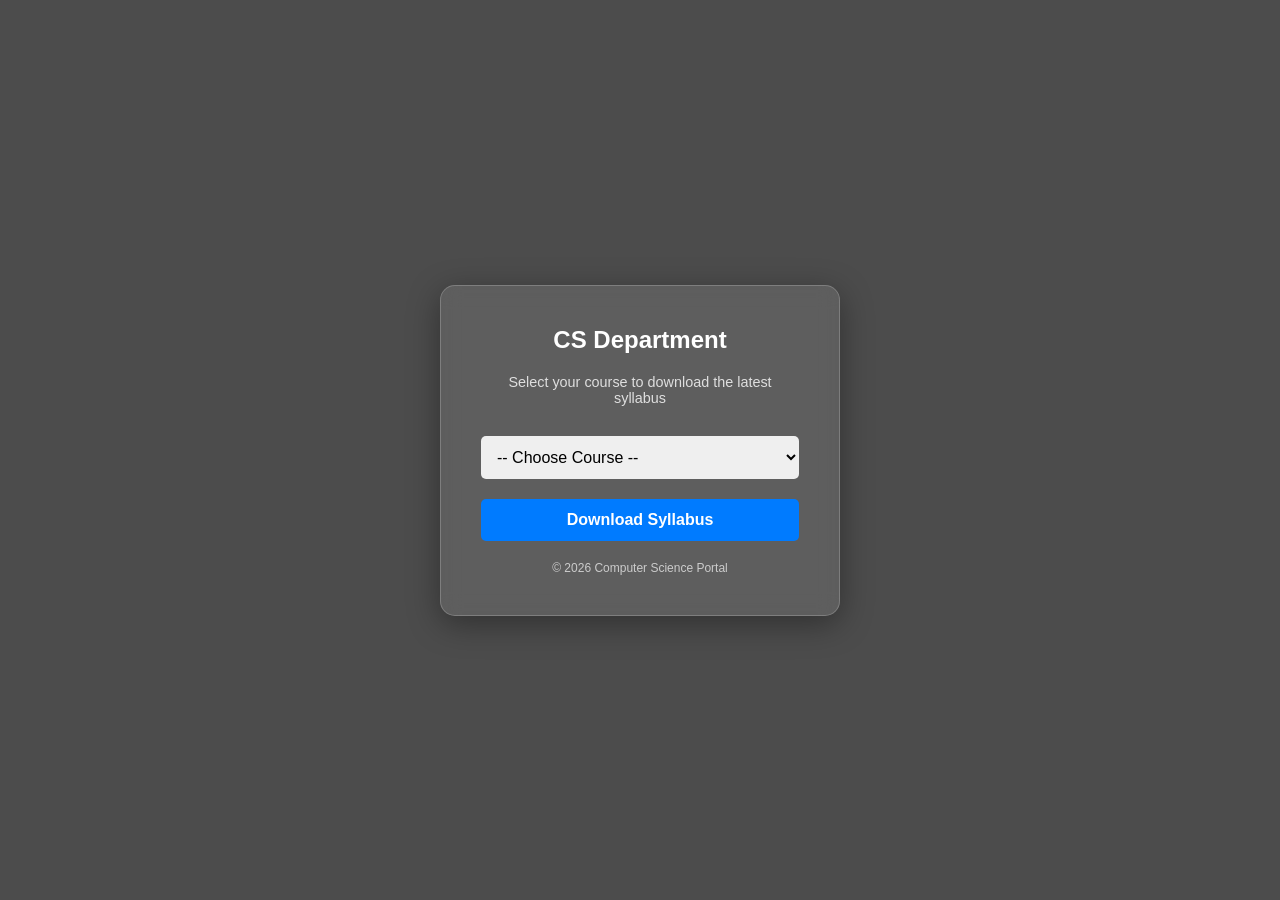
<file: ug_syllabus.html>
<!DOCTYPE html>
<html lang="en">
<head>
    <meta charset="UTF-8">
    <meta name="viewport" content="width=device-width, initial-scale=1.0">
    <title>CS Department - Syllabus Download</title>

    <style>
        * {
            margin: 0;
            padding: 0;
            box-sizing: border-box;
            font-family: 'Segoe UI', Tahoma, Geneva, Verdana, sans-serif;
        }

        body {
            height: 100vh;
            display: flex;
            justify-content: center;
            align-items: center;
            background: linear-gradient(rgba(0,0,0,0.7), rgba(0,0,0,0.7)),
                        url('https://images.unsplash.com/photo-1517694712202-14dd9538aa97?auto=format&fit=crop&w=1920&q=80');
            background-size: cover;
            background-position: center;
            color: white;
        }

        .download-card {
            background: rgba(255,255,255,0.1);
            backdrop-filter: blur(10px);
            padding: 40px;
            border-radius: 15px;
            border: 1px solid rgba(255,255,255,0.2);
            text-align: center;
            box-shadow: 0 8px 32px rgba(0,0,0,0.37);
            width: 100%;
            max-width: 400px;
        }

        h2 {
            margin-bottom: 20px;
        }

        p {
            margin-bottom: 30px;
            font-size: 0.9rem;
            opacity: 0.8;
        }

        select {
            width: 100%;
            padding: 12px;
            margin-bottom: 20px;
            border-radius: 5px;
            border: none;
            font-size: 1rem;
        }

        button {
            width: 100%;
            padding: 12px;
            background-color: #007bff;
            color: white;
            border: none;
            border-radius: 5px;
            font-size: 1rem;
            font-weight: bold;
            cursor: pointer;
        }

        button:hover {
            background-color: #0056b3;
        }

        .footer-note {
            margin-top: 20px;
            font-size: 0.75rem;
            color: #ccc;
        }
    </style>
</head>

<body>

<div class="download-card">
    <h2>CS Department</h2>
    <p>Select your course to download the latest syllabus</p>

    <select id="courseSelect">
        <option value="" disabled selected>-- Choose Course --</option>

        <option value="https://drive.google.com/drive/folders/1uOQ9zMYgK0VPT_2J384h4ERQdqBkGmVK">
            B.Sc Computer Science
        </option>

        <option value="https://drive.google.com/drive/folders/1RCnqK8-JOQLAZ8Tlh8Jln7tBOaG4GG9_">
            BCA
        </option>
    </select>

    <button onclick="downloadSyllabus()">Download Syllabus</button>

    <div class="footer-note">
        © 2026 Computer Science Portal
    </div>
</div>

<script>
function downloadSyllabus() {
    const selectedValue = document.getElementById('courseSelect').value;

    if (!selectedValue) {
        alert("Please select a course first!");
        return;
    }

    // Direct open (no popup issue)
    window.open(selectedValue, "_blank");
}
</script>

</body>
</html>
</file>
<file: css/style.css>
:root {
    --primary-blue: #002147;
    --accent-gold: #ffcc00;
    --light-bg: #f4f4f4;
    --white: #ffffff;
}

body {
    margin: 0;
    font-family: Arial, sans-serif;
    background-color: var(--light-bg);
}

.container {
    width: 90%;
    max-width: 1200px;
    margin: 0 auto;
}

/* Top Bar */
.top-bar {
    background: var(--primary-blue);
    color: white;
    padding: 8px 0;
    font-size: 1.5rem;
}
.top-bar .container {
    display: flex;
    justify-content: space-between;
}
.top-links a { color: var(--accent-gold); text-decoration: none; }

/* Header */
header {
    background: white;
    padding: 20px 0;
    border-bottom: 4px solid var(--accent-gold);
}
.header-content { display: flex; align-items: center; padding: 10px 0;}
.logo { display: flex; align-items: center; gap: 18px; }
.logo img { height: 150px; /* Adjust this value until it fits your specific logo design */
    width: auto;
    object-fit: contain;
}
.logo-text h1 { margin: 0; font-size: 1.8rem; color: var(--primary-blue); }
.logo-text p { margin: 0; color: #666; font-weight: bold; }

/* Nav */
nav {
    background: #222;
    position: sticky;
    top: 0;
    z-index: 1000;
}
nav ul {
    list-style: none;
    display: flex;
    margin: 0;
    padding: 0;
}
nav ul li a {
    display: block;
    padding: 15px 20px;
    color: white;
    text-decoration: none;
    text-transform: uppercase;
    font-size: 0.9rem;
}
nav ul li a:hover { background: var(--primary-blue); color: var(--accent-gold); }

/* News Ticker */
.news-ticker {
    background: #eee;
    display: flex;
    align-items: center;
    border-bottom: 1px solid #ddd;
}
.ticker-label {
    background: #d9534f;
    color: white;
    padding: 10px 20px;
    white-space: nowrap;
    font-weight: bold;
}
marquee { font-weight: 500; color: #333; }

/* Resource Grid */
.resource-grid {
    display: grid;
    grid-template-columns: repeat(auto-fit, minmax(300px, 1fr));
    gap: 30px;
    padding: 40px 0;
}
.card {
    background: white;
    border-radius: 4px;
    overflow: hidden;
    box-shadow: 0 2px 10px rgba(0,0,0,0.1);
}
.card-header {
    background: var(--primary-blue);
    color: white;
    padding: 15px;
    font-weight: bold;
    font-size: 1.1rem;
}
.card-body ul { list-style: none; padding: 15px; }
.card-body li { padding: 8px 0; border-bottom: 1px dashed #eee; }
.card-body a { text-decoration: none; color: #444; transition: 0.3s; }
.card-body a:hover { color: #d9534f; padding-left: 5px; }

footer {
    text-align: center;
    padding: 20px;
    background: #222;
    color: white;
    margin-top: 50px;
}
</file>
